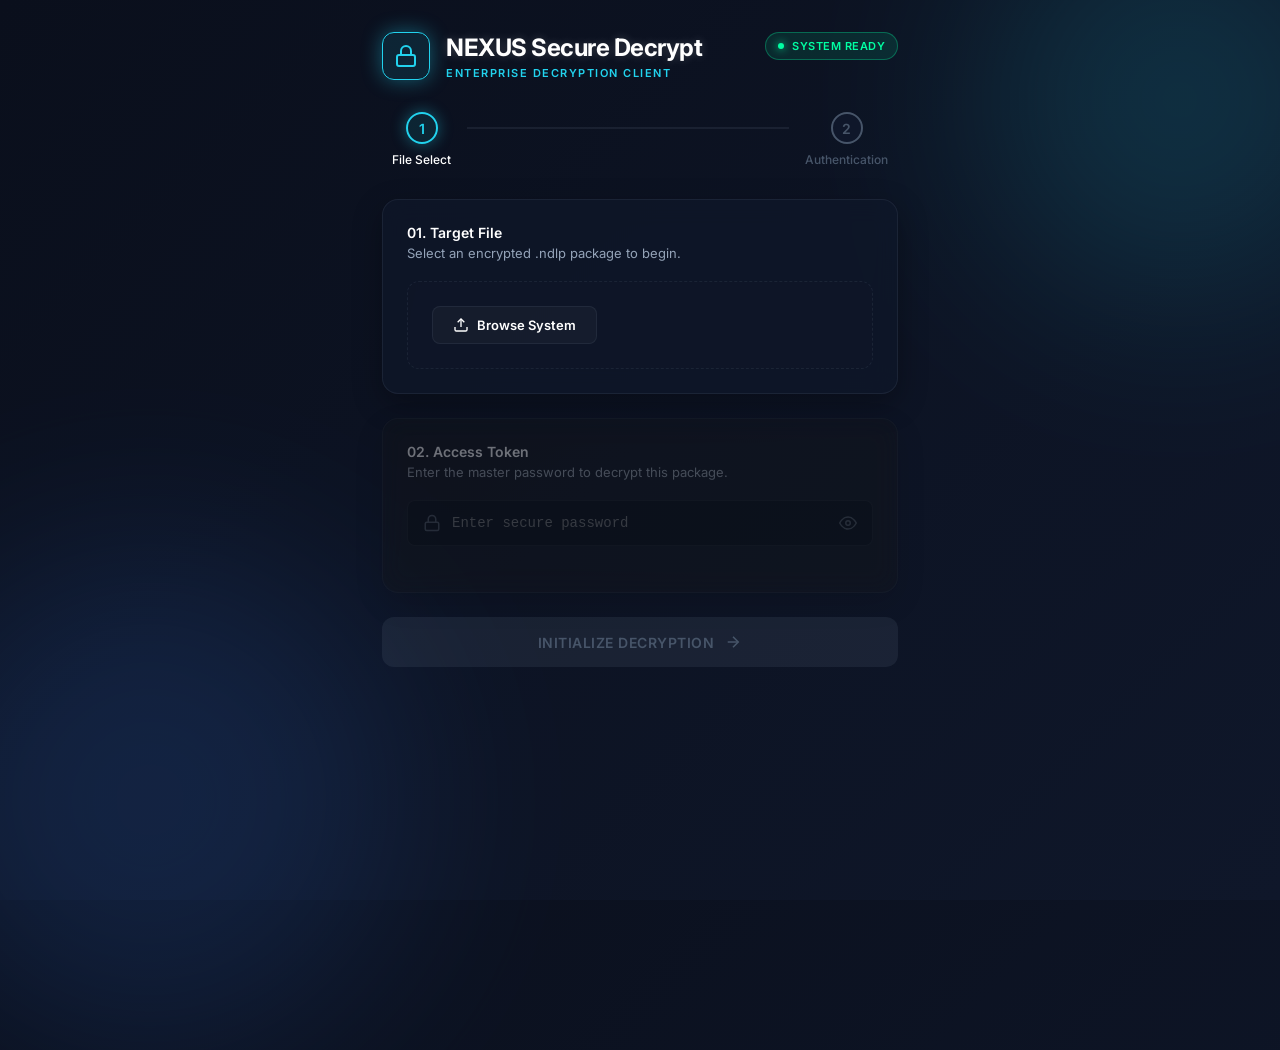
<file: user_app/ui/index.html>
<!DOCTYPE html>
<html lang="en">
<head>
    <meta charset="UTF-8">
    <meta name="viewport" content="width=device-width, initial-scale=1.0">
    <title>NEXUS Secure Decrypt</title>
    <link href="https://fonts.googleapis.com/css2?family=Inter:wght@400;500;600;700;800&display=swap" rel="stylesheet">
    <link rel="stylesheet" href="style.css">
</head>
<body>
    
    <!-- Ambient Background Effects -->
    <div class="ambient-glow cyan-glow"></div>
    <div class="ambient-glow navy-glow"></div>
    
    <div class="app-container">
        
        <!-- Header -->
        <header class="header">
            <div class="logo-container">
                <div class="lock-icon" id="lock-icon">
                    <svg viewBox="0 0 24 24" fill="none" stroke="currentColor" stroke-width="2" stroke-linecap="round" stroke-linejoin="round">
                        <rect x="3" y="11" width="18" height="11" rx="2" ry="2"></rect>
                        <path d="M7 11V7a5 5 0 0 1 10 0v4"></path>
                    </svg>
                </div>
                <div class="header-text">
                    <h1 class="glow-text">NEXUS Secure Decrypt</h1>
                    <p class="subtitle">ENTERPRISE DECRYPTION CLIENT</p>
                </div>
            </div>
            <div class="status-badge" id="system-status">
                <span class="pulse-dot"></span>
                SYSTEM READY
            </div>
        </header>

        <!-- Progress Tracker -->
        <div class="progress-tracker">
            <div class="step active" id="step-1-indicator">
                <div class="step-circle">1</div>
                <span>File Select</span>
            </div>
            <div class="progress-line">
                <div class="progress-fill" id="progress-fill"></div>
            </div>
            <div class="step" id="step-2-indicator">
                <div class="step-circle">2</div>
                <span>Authentication</span>
            </div>
        </div>

        <main class="main-content">
            
            <!-- Step 1: File Selection -->
            <div class="glass-card section-card" id="step-1-card">
                <div class="card-header">
                    <h2>01. Target File</h2>
                    <p>Select an encrypted .ndlp package to begin.</p>
                </div>
                
                <div class="file-drop-zone" id="file-drop-zone">
                    <div class="file-details" id="file-details" style="display: none; justify-content: space-between; align-items: center;">
                        <div style="display: flex; align-items: center; gap: 16px;">
                            <div class="file-icon">
                                <svg viewBox="0 0 24 24" fill="none" stroke="currentColor" stroke-width="2">
                                    <path d="M13 2H6a2 2 0 0 0-2 2v16a2 2 0 0 0 2 2h12a2 2 0 0 0 2-2V9z"></path>
                                    <polyline points="13 2 13 9 20 9"></polyline>
                                </svg>
                            </div>
                            <div class="file-info">
                                <h3 id="file-name">filename.ndlp</h3>
                                <div class="metadata">
                                    <span class="tag" id="file-size">0 KB</span>
                                    <span class="tag" id="file-dept">Dept: Unknown</span>
                                    <span class="tag secure">AES-256</span>
                                </div>
                            </div>
                        </div>
                        <button class="btn-outline" id="btn-change-file" style="padding: 8px 12px; font-size: 11px;">
                            <svg viewBox="0 0 24 24" fill="none" stroke="currentColor" stroke-width="2" style="width:14px; height:14px;">
                                <path d="M21 15v4a2 2 0 0 1-2 2H5a2 2 0 0 1-2-2v-4"></path>
                                <polyline points="17 8 12 3 7 8"></polyline>
                                <line x1="12" y1="3" x2="12" y2="15"></line>
                            </svg>
                            Change File
                        </button>
                    </div>
                    
                    <button class="btn-outline" id="btn-browse">
                        <svg viewBox="0 0 24 24" fill="none" stroke="currentColor" stroke-width="2">
                            <path d="M21 15v4a2 2 0 0 1-2 2H5a2 2 0 0 1-2-2v-4"></path>
                            <polyline points="17 8 12 3 7 8"></polyline>
                            <line x1="12" y1="3" x2="12" y2="15"></line>
                        </svg>
                        Browse System
                    </button>
                </div>
            </div>

            <!-- Step 2: Authentication -->
            <div class="glass-card section-card disabled" id="step-2-card">
                <div class="card-header">
                    <h2>02. Access Token</h2>
                    <p>Enter the master password to decrypt this package.</p>
                </div>
                
                <div class="auth-input-group">
                    <div class="input-wrapper">
                        <svg class="input-icon" viewBox="0 0 24 24" fill="none" stroke="currentColor" stroke-width="2">
                            <rect x="3" y="11" width="18" height="11" rx="2" ry="2"></rect>
                            <path d="M7 11V7a5 5 0 0 1 10 0v4"></path>
                        </svg>
                        <input type="password" id="auth-token" placeholder="Enter secure password" disabled>
                        <button class="toggle-password" id="btn-toggle-password" tabindex="-1">
                            <svg class="eye-icon" viewBox="0 0 24 24" fill="none" stroke="currentColor" stroke-width="2">
                                <path d="M1 12s4-8 11-8 11 8 11 8-4 8-11 8-11-8-11-8z"></path>
                                <circle cx="12" cy="12" r="3"></circle>
                            </svg>
                        </button>
                    </div>
                    <div class="error-msg" id="auth-error"></div>
                </div>
            </div>

        </main>
        
        <!-- Action Footer -->
        <footer class="footer">
            <button class="btn-primary" id="btn-decrypt" disabled>
                <span class="btn-text">INITIALIZE DECRYPTION</span>
                <svg class="btn-icon" viewBox="0 0 24 24" fill="none" stroke="currentColor" stroke-width="2">
                    <line x1="5" y1="12" x2="19" y2="12"></line>
                    <polyline points="12 5 19 12 12 19"></polyline>
                </svg>
                <div class="spinner" style="display: none;"></div>
            </button>
        </footer>

        <!-- Success Overlay -->
        <div class="success-overlay" id="success-overlay" style="display: none;">
            <div class="success-card glass-card">
                <div class="success-icon-container">
                    <svg class="success-check" viewBox="0 0 24 24" fill="none" stroke="#00FFA3" stroke-width="2">
                        <polyline points="20 6 9 17 4 12"></polyline>
                    </svg>
                </div>
                <h2>Decryption Complete</h2>
                <p id="success-message">File has been securely extracted.</p>
                <button class="btn-outline" id="btn-restart">DECRYPT ANOTHER FILE</button>
            </div>
        </div>
        
    </div>

    <script src="script.js"></script>
</body>
</html>
</file>
<file: user_app/ui/style.css>
:root {
    --bg-primary: #0A0F1C;
    --bg-secondary: #0F172A;
    --accent-primary: #22D3EE; /* Neon cyan */
    --accent-hover: #00E5FF;
    --accent-glow: rgba(34, 211, 238, 0.4);
    
    --success: #00FFA3;
    --success-glow: rgba(0, 255, 163, 0.3);
    
    --error: #FF4D6D;
    --error-glow: rgba(255, 77, 109, 0.3);
    
    --text-primary: #FFFFFF;
    --text-secondary: #94A3B8;
    --text-muted: #475569;
    
    --border-color: rgba(148, 163, 184, 0.1);
    --glass-bg: rgba(15, 23, 42, 0.7);
}

* {
    box-sizing: border-box;
    margin: 0;
    padding: 0;
    font-family: 'Inter', -apple-system, BlinkMacSystemFont, "Segoe UI", Roboto, sans-serif;
}

body {
    background: linear-gradient(135deg, var(--bg-primary) 0%, var(--bg-secondary) 100%);
    color: var(--text-primary);
    min-height: 100vh;
    display: flex;
    justify-content: center;
    align-items: flex-start;
    overflow-y: auto;
    overflow-x: hidden;
    position: relative;
}

/* Ambient glow effects in background */
.ambient-glow {
    position: absolute;
    border-radius: 50%;
    filter: blur(100px);
    opacity: 0.15;
    z-index: 0;
    pointer-events: none;
}
.cyan-glow {
    top: -100px;
    right: -100px;
    width: 400px;
    height: 400px;
    background: var(--accent-primary);
}
.navy-glow {
    bottom: -150px;
    left: -100px;
    width: 500px;
    height: 500px;
    background: #3B82F6;
}

.app-container {
    width: 100%;
    max-width: 580px;
    padding: 32px;
    padding-bottom: 48px;
    position: relative;
    z-index: 1;
    animation: fade-in 0.6s ease-out;
}

@keyframes fade-in {
    from { opacity: 0; transform: translateY(10px); }
    to { opacity: 1; transform: translateY(0); }
}

/* Header */
.header {
    display: flex;
    justify-content: space-between;
    align-items: flex-start;
    margin-bottom: 32px;
}

.logo-container {
    display: flex;
    align-items: center;
    gap: 16px;
}

.lock-icon {
    width: 48px;
    height: 48px;
    background: rgba(34, 211, 238, 0.1);
    border: 1px solid var(--accent-primary);
    border-radius: 12px;
    display: flex;
    align-items: center;
    justify-content: center;
    color: var(--accent-primary);
    box-shadow: 0 0 20px var(--accent-glow);
    animation: pulse-glow 3s infinite alternate;
}

.lock-icon svg {
    width: 24px;
    height: 24px;
}

@keyframes pulse-glow {
    from { box-shadow: 0 0 10px var(--accent-glow); }
    to { box-shadow: 0 0 25px var(--accent-glow); }
}

.header-text h1 {
    font-size: 24px;
    font-weight: 700;
    letter-spacing: -0.5px;
    text-shadow: 0 0 10px rgba(255, 255, 255, 0.2);
}

.header-text .subtitle {
    font-size: 11px;
    font-weight: 600;
    color: var(--accent-primary);
    letter-spacing: 1.5px;
    margin-top: 4px;
}

.status-badge {
    display: flex;
    align-items: center;
    gap: 8px;
    background: rgba(0, 255, 163, 0.1);
    border: 1px solid rgba(0, 255, 163, 0.3);
    padding: 6px 12px;
    border-radius: 20px;
    font-size: 11px;
    font-weight: 600;
    color: var(--success);
    letter-spacing: 0.5px;
}

.pulse-dot {
    width: 6px;
    height: 6px;
    background: var(--success);
    border-radius: 50%;
    box-shadow: 0 0 8px var(--success);
    animation: blink 1.5s infinite;
}

@keyframes blink {
    0%, 100% { opacity: 1; }
    50% { opacity: 0.4; }
}

/* Progress Tracker */
.progress-tracker {
    display: flex;
    align-items: center;
    justify-content: space-between;
    margin-bottom: 32px;
    padding: 0 10px;
}

.step {
    display: flex;
    flex-direction: column;
    align-items: center;
    gap: 8px;
    position: relative;
    z-index: 2;
    transition: all 0.3s ease;
}

.step-circle {
    width: 32px;
    height: 32px;
    border-radius: 50%;
    background: var(--bg-secondary);
    border: 2px solid var(--text-muted);
    display: flex;
    align-items: center;
    justify-content: center;
    font-size: 14px;
    font-weight: 600;
    color: var(--text-muted);
    transition: all 0.3s ease;
}

.step span {
    font-size: 12px;
    font-weight: 500;
    color: var(--text-muted);
    transition: color 0.3s ease;
}

.step.active .step-circle {
    border-color: var(--accent-primary);
    background: rgba(34, 211, 238, 0.1);
    color: var(--accent-primary);
    box-shadow: 0 0 15px var(--accent-glow);
}

.step.active span {
    color: var(--text-primary);
}

.step.completed .step-circle {
    border-color: var(--success);
    background: var(--success);
    color: var(--bg-primary);
    box-shadow: 0 0 15px var(--success-glow);
}

.step.completed span {
    color: var(--text-secondary);
}

.progress-line {
    flex: 1;
    height: 2px;
    background: var(--border-color);
    margin: 0 16px;
    margin-bottom: 24px;
    position: relative;
    z-index: 1;
}

.progress-fill {
    height: 100%;
    width: 0%;
    background: var(--accent-primary);
    box-shadow: 0 0 10px var(--accent-glow);
    transition: width 0.5s cubic-bezier(0.4, 0, 0.2, 1);
}

/* Glass Cards */
.glass-card {
    background: var(--glass-bg);
    backdrop-filter: blur(12px);
    -webkit-backdrop-filter: blur(12px);
    border: 1px solid var(--border-color);
    border-radius: 16px;
    padding: 24px;
    box-shadow: 0 10px 30px rgba(0, 0, 0, 0.3);
    transition: all 0.3s ease;
}

.section-card {
    margin-bottom: 24px;
}

.section-card.disabled {
    opacity: 0.4;
    pointer-events: none;
    filter: grayscale(0.5);
}

.card-header {
    margin-bottom: 20px;
}

.card-header h2 {
    font-size: 14px;
    font-weight: 600;
    color: var(--text-primary);
    margin-bottom: 4px;
}

.card-header p {
    font-size: 13px;
    color: var(--text-secondary);
}

/* File Drop Zone */
.file-drop-zone {
    border: 1px dashed var(--border-color);
    border-radius: 12px;
    padding: 24px;
    text-align: center;
    background: rgba(15, 23, 42, 0.4);
    transition: all 0.3s ease;
}

.file-drop-zone:hover {
    border-color: rgba(34, 211, 238, 0.4);
    background: rgba(34, 211, 238, 0.02);
}

.file-details {
    display: flex;
    align-items: center;
    gap: 16px;
    text-align: left;
    margin-bottom: 20px;
}

.file-icon {
    width: 48px;
    height: 48px;
    background: rgba(255, 255, 255, 0.05);
    border-radius: 10px;
    display: flex;
    align-items: center;
    justify-content: center;
    color: var(--text-secondary);
}

.file-info h3 {
    font-size: 15px;
    font-weight: 600;
    margin-bottom: 6px;
    word-break: break-all;
}

.metadata {
    display: flex;
    gap: 8px;
    flex-wrap: wrap;
}

.tag {
    font-size: 10px;
    font-weight: 600;
    padding: 4px 8px;
    border-radius: 6px;
    background: rgba(255, 255, 255, 0.08);
    color: var(--text-secondary);
}

.tag.secure {
    background: rgba(34, 211, 238, 0.1);
    color: var(--accent-primary);
    border: 1px solid rgba(34, 211, 238, 0.2);
}

/* Inputs */
.auth-input-group {
    position: relative;
}

.input-wrapper {
    position: relative;
    display: flex;
    align-items: center;
}

.input-icon {
    position: absolute;
    left: 16px;
    width: 18px;
    height: 18px;
    color: var(--text-muted);
}

input[type="password"], input[type="text"] {
    width: 100%;
    background: rgba(0, 0, 0, 0.3);
    border: 1px solid var(--border-color);
    border-radius: 8px;
    padding: 14px 16px 14px 44px;
    color: var(--text-primary);
    font-size: 14px;
    font-family: monospace;
    transition: all 0.2s ease;
    outline: none;
}

input:focus {
    border-color: var(--accent-primary);
    box-shadow: 0 0 0 3px rgba(34, 211, 238, 0.1);
}

input.error {
    border-color: var(--error);
    box-shadow: 0 0 0 3px rgba(255, 77, 109, 0.1);
    animation: shake 0.4s cubic-bezier(0.36, 0.07, 0.19, 0.97) both;
}

@keyframes shake {
    10%, 90% { transform: translate3d(-1px, 0, 0); }
    20%, 80% { transform: translate3d(2px, 0, 0); }
    30%, 50%, 70% { transform: translate3d(-4px, 0, 0); }
    40%, 60% { transform: translate3d(4px, 0, 0); }
}

.toggle-password {
    position: absolute;
    right: 12px;
    background: none;
    border: none;
    color: var(--text-muted);
    cursor: pointer;
    padding: 4px;
    display: flex;
    align-items: center;
    justify-content: center;
    transition: color 0.2s;
}

.toggle-password:hover {
    color: var(--text-primary);
}

.toggle-password svg {
    width: 18px;
    height: 18px;
}

.error-msg {
    color: var(--error);
    font-size: 12px;
    margin-top: 8px;
    height: 14px;
}

/* Buttons */
button {
    cursor: pointer;
    font-family: inherit;
    font-weight: 600;
    transition: all 0.2s ease;
}

.btn-outline {
    background: rgba(255, 255, 255, 0.03);
    border: 1px solid var(--border-color);
    color: var(--text-primary);
    padding: 10px 20px;
    border-radius: 8px;
    font-size: 13px;
    display: flex;
    align-items: center;
    justify-content: center;
    gap: 8px;
}

.btn-outline:hover {
    background: rgba(255, 255, 255, 0.08);
    border-color: rgba(255, 255, 255, 0.2);
}

.btn-outline svg {
    width: 16px;
    height: 16px;
}

.btn-primary {
    width: 100%;
    background: linear-gradient(90deg, #00E5FF 0%, #0077FF 100%);
    border: none;
    padding: 16px;
    border-radius: 12px;
    color: #FFFFFF;
    font-size: 14px;
    letter-spacing: 0.5px;
    display: flex;
    align-items: center;
    justify-content: center;
    gap: 10px;
    box-shadow: 0 8px 25px rgba(0, 229, 255, 0.2);
    position: relative;
    overflow: hidden;
}

.btn-primary:hover:not(:disabled) {
    transform: translateY(-2px);
    box-shadow: 0 12px 30px rgba(0, 229, 255, 0.3);
}

.btn-primary:active:not(:disabled) {
    transform: translateY(0);
}

.btn-primary:disabled {
    background: var(--border-color);
    color: var(--text-muted);
    box-shadow: none;
    cursor: not-allowed;
    transform: none;
}

.btn-primary svg {
    width: 18px;
    height: 18px;
}

/* Loader */
.spinner {
    width: 20px;
    height: 20px;
    border: 3px solid rgba(255, 255, 255, 0.3);
    border-radius: 50%;
    border-top-color: #FFF;
    animation: spin 1s ease-in-out infinite;
}

@keyframes spin {
    to { transform: rotate(360deg); }
}

/* Success Overlay */
.success-overlay {
    position: absolute;
    top: 0;
    left: 0;
    width: 100%;
    height: 100%;
    background: rgba(10, 15, 28, 0.8);
    backdrop-filter: blur(8px);
    z-index: 10;
    display: flex;
    align-items: center;
    justify-content: center;
    animation: fade-in 0.4s ease-out;
}

.success-card {
    text-align: center;
    padding: 40px;
    max-width: 400px;
    width: 90%;
    display: flex;
    flex-direction: column;
    align-items: center;
}

.success-icon-container {
    width: 64px;
    height: 64px;
    background: rgba(0, 255, 163, 0.1);
    border-radius: 50%;
    display: flex;
    align-items: center;
    justify-content: center;
    margin-bottom: 24px;
    box-shadow: 0 0 30px rgba(0, 255, 163, 0.2);
}

.success-check {
    width: 32px;
    height: 32px;
}

.success-card h2 {
    color: var(--success);
    margin-bottom: 8px;
}

.success-card p {
    color: var(--text-secondary);
    font-size: 14px;
    margin-bottom: 32px;
}

.success-card button {
    width: 100%;
}
</file>
